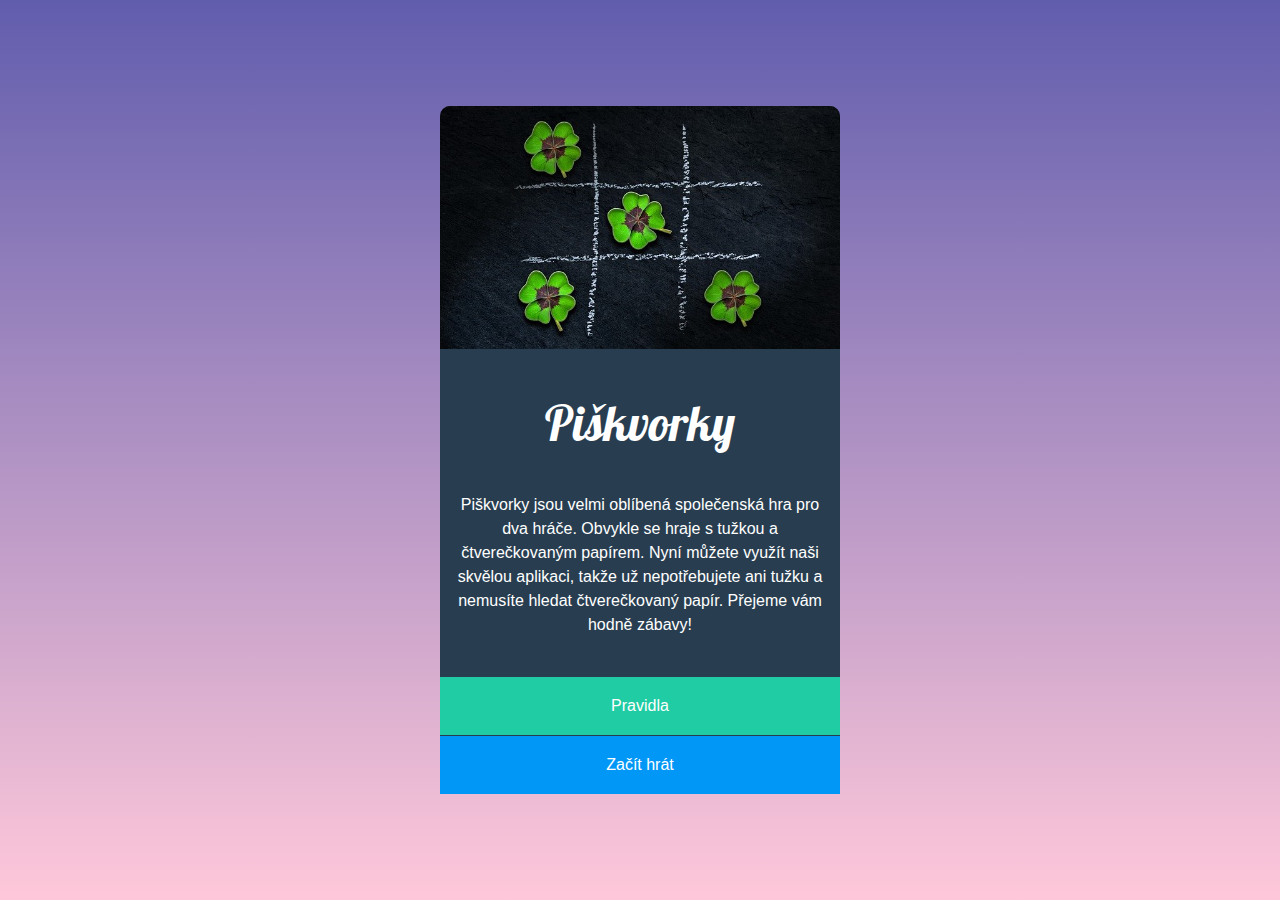
<file: index.html>
<!DOCTYPE html>
<html lang="en">
  <head>
    <meta charset="UTF-8" />
    <meta name="viewport" content="width=device-width, initial-scale=1.0" />
    <title>Piškvorky</title></title>
    <link rel="stylesheet" href="styly.css" />
    <link href="https://fonts.googleapis.com/css2?family=Lobster&display=swap" rel="stylesheet">
  </head>
  
  <body class = "indexbody">
   <div class="container">
      <img class="image" src="images/uvodni.jpg" alt="ctyrlistky_piskvorky" />

      <h1>Piškvorky</h1>
      <p class="text">

        Piškvorky jsou velmi oblíbená společenská hra pro dva hráče. Obvykle se
        hraje s tužkou a čtverečkovaným papírem. Nyní můžete využít naši skvělou
        aplikaci, takže už nepotřebujete ani tužku a nemusíte hledat
        čtverečkovaný papír. Přejeme vám hodně zábavy!
      </p>
      
      <a class="button rules" href="pravidla.html">Pravidla</a>
      <a class="button start" href="hra.html">Začít hrát</a>

   </div>
  </body>
</html>
</file>
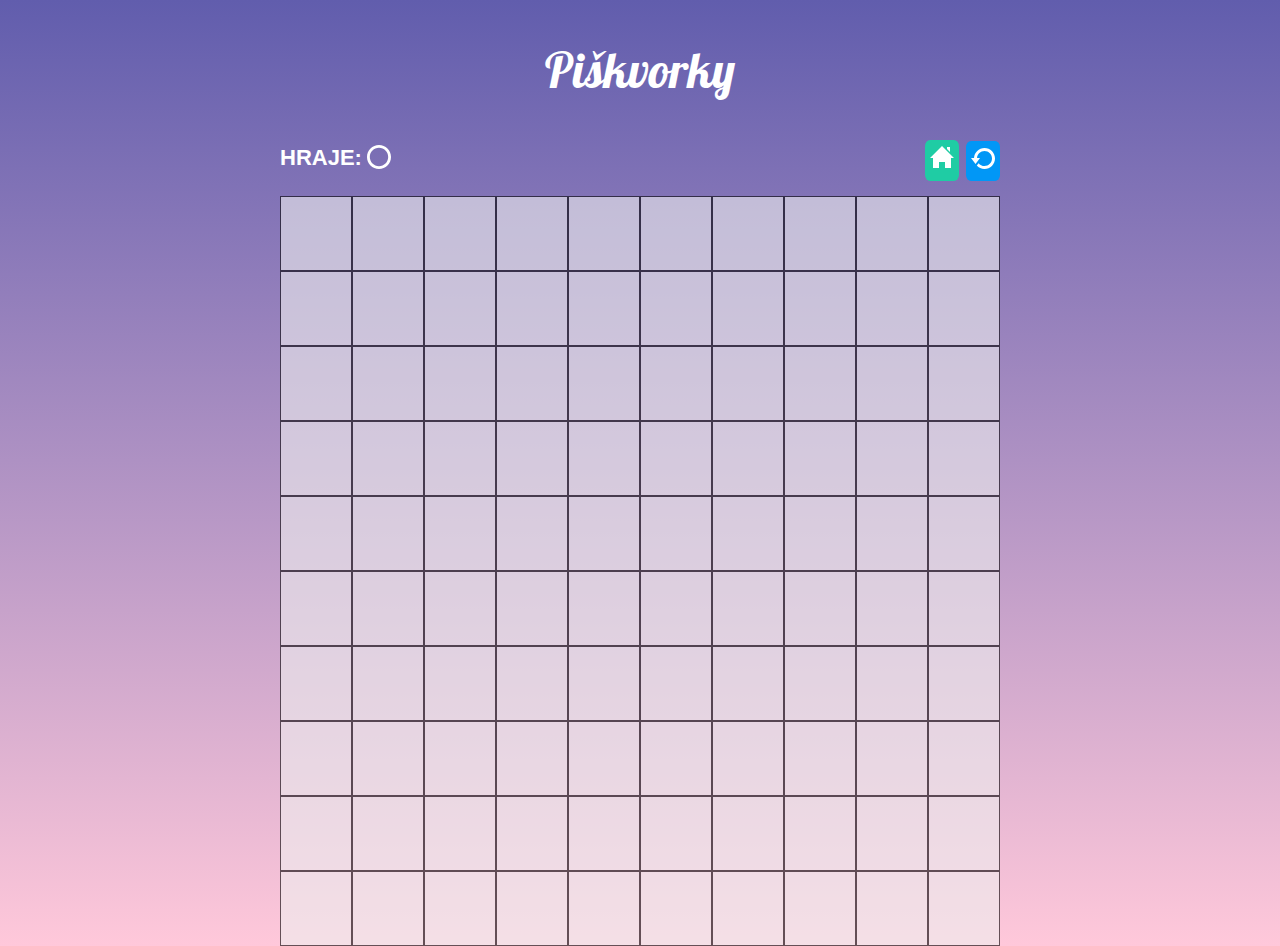
<file: hra.html>
<!DOCTYPE html>
<html lang="en">
  <head>
    <meta charset="UTF-8" />
    <meta name="viewport" content="width=device-width, initial-scale=1.0" />
    <title>Hra</title>
    <link rel="stylesheet" href="styly.css" />
    <link
      href="https://fonts.googleapis.com/css2?family=Lobster&display=swap"
      rel="stylesheet"
    />
  </head>
  <body class="indexbody play">
    <h1>Piškvorky</h1>

    <div class="nav">
      <div class="player">
        HRAJE:
        <div class="cssCircle"></div>
      </div>

      <div class="game-icons">
        <a href="index.html" class="home rules">
          <img src="images/home.svg" alt="domecek" />
        </a>

        <a href="hra.html" class="start restart">
          <img src="images/restart.svg" alt="restart" />
        </a>
      </div>
    </div>

    <div class="grid">
      <button class="square"></button>
      <button class="square"></button>
      <button class="square"></button>
      <button class="square"></button>
      <button class="square"></button>
      <button class="square"></button>
      <button class="square"></button>
      <button class="square"></button>
      <button class="square"></button>
      <button class="square"></button>
      <button class="square"></button>
      <button class="square"></button>
      <button class="square"></button>
      <button class="square"></button>
      <button class="square"></button>
      <button class="square"></button>
      <button class="square"></button>
      <button class="square"></button>
      <button class="square"></button>
      <button class="square"></button>
      <button class="square"></button>
      <button class="square"></button>
      <button class="square"></button>
      <button class="square"></button>
      <button class="square"></button>
      <button class="square"></button>
      <button class="square"></button>
      <button class="square"></button>
      <button class="square"></button>
      <button class="square"></button>
      <button class="square"></button>
      <button class="square"></button>
      <button class="square"></button>
      <button class="square"></button>
      <button class="square"></button>
      <button class="square"></button>
      <button class="square"></button>
      <button class="square"></button>
      <button class="square"></button>
      <button class="square"></button>
      <button class="square"></button>
      <button class="square"></button>
      <button class="square"></button>
      <button class="square"></button>
      <button class="square"></button>
      <button class="square"></button>
      <button class="square"></button>
      <button class="square"></button>
      <button class="square"></button>
      <button class="square"></button>
      <button class="square"></button>
      <button class="square"></button>
      <button class="square"></button>
      <button class="square"></button>
      <button class="square"></button>
      <button class="square"></button>
      <button class="square"></button>
      <button class="square"></button>
      <button class="square"></button>
      <button class="square"></button>
      <button class="square"></button>
      <button class="square"></button>
      <button class="square"></button>
      <button class="square"></button>
      <button class="square"></button>
      <button class="square"></button>
      <button class="square"></button>
      <button class="square"></button>
      <button class="square"></button>
      <button class="square"></button>
      <button class="square"></button>
      <button class="square"></button>
      <button class="square"></button>
      <button class="square"></button>
      <button class="square"></button>
      <button class="square"></button>
      <button class="square"></button>
      <button class="square"></button>
      <button class="square"></button>
      <button class="square"></button>
      <button class="square"></button>
      <button class="square"></button>
      <button class="square"></button>
      <button class="square"></button>
      <button class="square"></button>
      <button class="square"></button>
      <button class="square"></button>
      <button class="square"></button>
      <button class="square"></button>
      <button class="square"></button>
      <button class="square"></button>
      <button class="square"></button>
      <button class="square"></button>
      <button class="square"></button>
      <button class="square"></button>
      <button class="square"></button>
      <button class="square"></button>
      <button class="square"></button>
      <button class="square"></button>
      <button class="square"></button>
    </div>

    <script src="hrat.js"></script>
  </body>
</html>
</file>
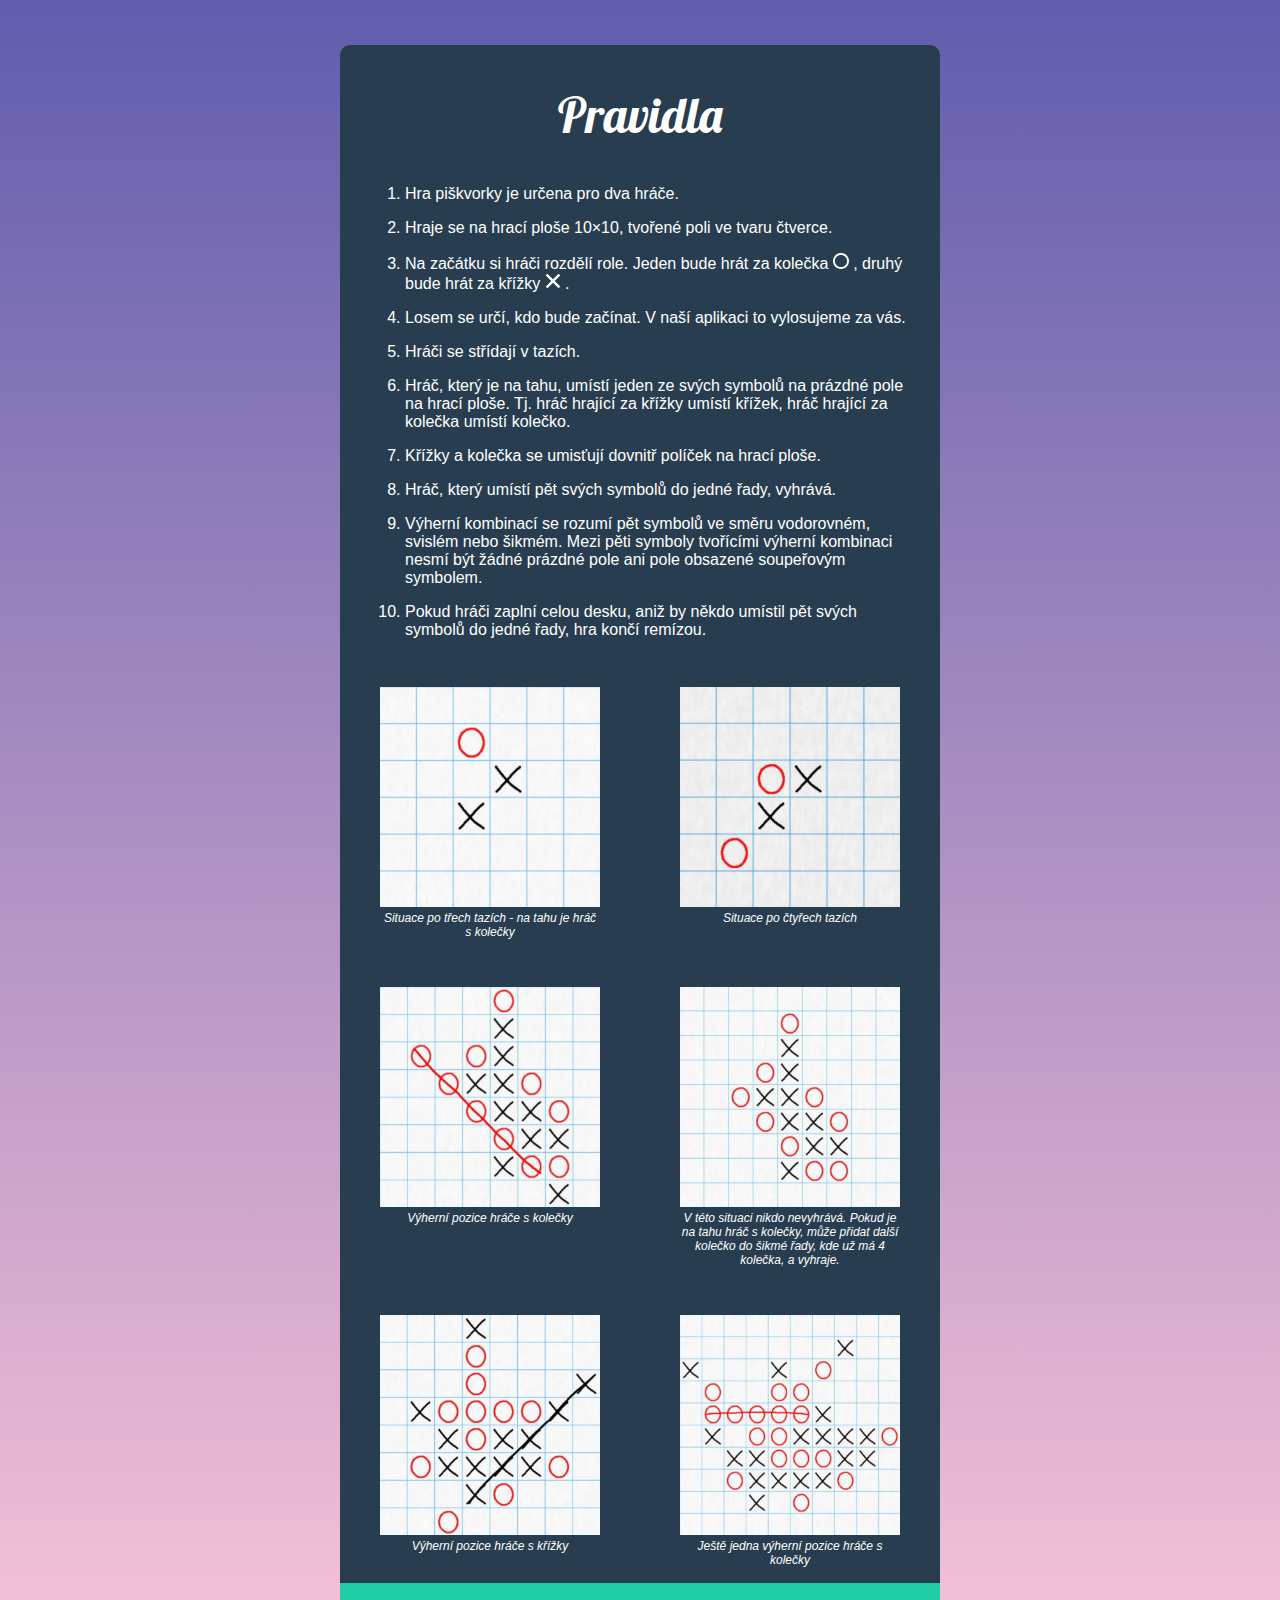
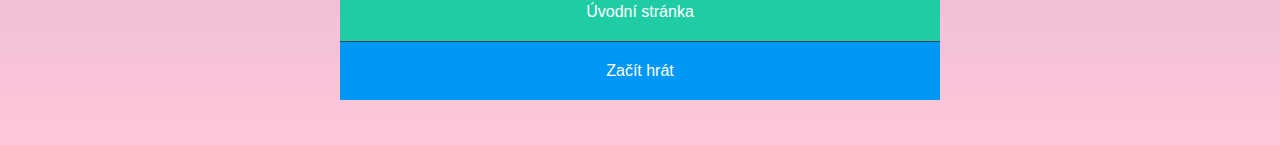
<file: pravidla.html>
<!DOCTYPE html>
<html lang="en">
<head>
  <meta charset="UTF-8">
  <meta name="viewport" content="width=device-width, initial-scale=1.0">
  <title>Pravidla</title>
  <link rel="stylesheet" href="styly.css" />
  <link href="https://fonts.googleapis.com/css2?family=Lobster&display=swap" rel="stylesheet">
</head>
<body class = "rulesDescription">
  <div class = "containerRules">
  <h1>Pravidla</h1>
  <div class = "rulesText">
    <ol>
      <li>
      Hra piškvorky je určena pro dva hráče.
      </li>
      <li>
      Hraje se na hrací ploše 10×10, tvořené poli ve tvaru čtverce.
      </li>
      <li>
      Na začátku si hráči rozdělí role. Jeden bude hrát za kolečka <img class = "ikon" src = "images/circle.svg" alt = "kolecko"> , druhý bude hrát za křížky <img class = "ikon" src = "images/cross.svg" alt = "krizek"> . 
      </li>
      <li>
      Losem se určí, kdo bude začínat. V&nbsp;naší aplikaci to vylosujeme za vás.
      </li>
      <li>
        Hráči se střídají v tazích.
      </li>
      <li>
        Hráč, který je na tahu, umístí jeden ze svých symbolů na prázdné pole na hrací ploše. Tj. hráč hrající za křížky umístí křížek, hráč hrající za kolečka umístí kolečko.
      </li>
      <li>
        Křížky a kolečka se umisťují dovnitř políček na hrací ploše.
      </li>
      <li>
        Hráč, který umístí pět svých symbolů do jedné řady, vyhrává.
      </li>
      <li>
        Výherní kombinací se rozumí pět symbolů ve směru vodorovném, svislém nebo šikmém. Mezi pěti symboly tvořícími výherní kombinaci nesmí být žádné prázdné pole ani pole obsazené soupeřovým symbolem.
      </li>
      <li>
        Pokud hráči zaplní celou desku, aniž by někdo umístil pět svých symbolů do jedné řady, hra končí remízou.
      </li>
    </ol>
  </div>
<div class = "examples">
  <div class="examplesDiv">
  <figure>
    <img class = rulesImages src = "images/instructions-01.jpg" alt = "instrukce situace1"/>
    <figcaption>
      Situace po třech tazích - na tahu je hráč s kolečky
    </figcaption>
  </figure>
</div>

  <div class="examplesDiv">
    <figure>
    <img class = rulesImages src = "images/instructions-02.jpg" alt = "instrukce situace2"/>
    <figcaption>
      Situace po čtyřech tazích
    </figcaption>
  </figure>
</div>

  <div class="examplesDiv">
    <figure>
    <img class = rulesImages src = "images/instructions-03.jpg" alt = "vyhra kolecka"/>
    <figcaption>
      Výherní pozice hráče s kolečky
    </figcaption>
  </figure>
</div>

  <div class="examplesDiv">
    <figure>
    <img class = rulesImages src = "images/instructions-04.jpg" alt = "nikdo nevyhrava"/>
    <figcaption>
      V této situaci nikdo nevyhrává. Pokud je na tahu hráč s kolečky, může přidat další kolečko do šikmé řady, kde už má 4 kolečka, a vyhraje.
    </figcaption>
  </figure>
</div>

  <div class="examplesDiv">
    <figure>
    <img class = rulesImages src = "images/instructions-05.jpg" alt = "vyhra krizky"/>
    <figcaption>
      Výherní pozice hráče s křížky
    </figcaption>
  </figure>
</div>

  <div class="examplesDiv">
    <figure>
    <img class = rulesImages src = "images/instructions-06.jpg" alt = "vyhra kolecka jinak"/>
    <figcaption>
      Ještě jedna výherní pozice hráče s kolečky
    </figcaption>
  </figure>
</div>
</div>

  <a class="button rules" href="index.html">Úvodní stránka</a>
      <a class="button start" href="hra.html">Začít hrát</a>
</div>
</body>
</html>
</file>
<file: styly.css>
/*@media screen and (max-width: 600px) {*/
.indexbody {
  display: flex;
  justify-content: center;
  align-items: center;
  font-family: Arial, Helvetica, sans-serif;
  background-image: linear-gradient(#615dad, #ffc8da);
  margin: auto;
  min-height: 100vh;
  background-repeat: no-repeat;
  flex-direction: column;
  max-width: 80vmin;
  color: white;
}

.image {
  width: 100%;
  border-radius: 10px 10px 0 0;
  height: auto;
}

.container {
  background-color: #283e50;
  width: 400px;
  border-radius: 10px 10px 0 0;
}

h1 {
  font-size: 48px;
  text-align: center;
  font-family: 'Lobster', cursive;
  margin: 40px 40px;
  font-weight: 400;
}

.text {
  padding: 0 10px;
  margin-bottom: 40px;
  margin-top: 40px;
  line-height: 1.5;
  color: white;
  text-align: center;
}

.button {
  color: white;
  text-align: center;
  text-decoration: none;
  width: 100%;
  padding: 20px 0;
  display: inline-block;
  height: auto;
}

.rules {
  background-color: #1fcca4;
}

.rules:hover,
.rules:focus {
  background-color: #1cbb96;
}

.start {
  background-color: #0197f6;
  margin-top: 1px;
}

.start:hover,
.start:focus {
  background-color: #0090e9;
}

/*pravidla*/
.rulesDescription {
  display: flex;
  justify-content: center;
  align-items: center;
  font-family: Arial, Helvetica, sans-serif;
  background-image: linear-gradient(#615dad, #ffc8da);
  margin: auto;
  color: white;
  max-width: 80vmin;
  background-repeat: no-repeat;
  min-height: 100vh;
}

.containerRules {
  background-color: #283e50;
  max-width: 300px;
  border-radius: 10px 10px 0 0;
  justify-content: center;
  margin-top: 5vh;
  margin-bottom: 5vh;
}

.rulesImages {
  width: 100%;
}

figcaption {
  font-style: italic;
  font-size: 12px;
}

figure {
  text-align: center;
  padding-top: 1em;
}

.ikon {
  filter: invert(100%);
  width: 1em;
  height: 1em;
}

ol {
  padding-right: 5px;
}

li {
  margin-top: 1em;
}

/*hra*/

.grid {
  display: flex;
  flex-wrap: wrap;
}

.square {
  flex-basis: 10%;
  padding-top: 10%;
  opacity: 0.6;
  border: solid 1px black;
}

.square:hover,
.square:focus {
  filter: brightness(150%);
}
.square:disabled {
  background-color: white;
}

.nav {
  font-size: 22px;
  font-weight: bold;
  margin-bottom: 15px;
  display: flex;
  justify-content: space-between;
  min-width: 100%;
}

.home {
  text-decoration: none;
  margin-right: 7px;
  padding: 5px;
  border-radius: 15%;
}

.restart {
  padding: 5px;
  border-radius: 15%;
}

.game-icons {
  display: flex;
  justify-content: center;
}

.player {
  display: flex;
  margin-top: 5px;
}

.cssCircle {
  height: 30px;
  width: 30px;
  background-image: url('images/circle.svg');
  background-repeat: no-repeat;
  margin-left: 5px;
  filter: invert(100%);
}

.cssCross {
  height: 30px;
  width: 30px;
  background-image: url('images/cross.svg');
  background-repeat: no-repeat;
  margin-left: 5px;
  filter: invert(100%);
}

.play {
  align-items: initial;
}

.O {
  background-image: url('images/circle.svg');
  background-size: 70%;
  background-repeat: no-repeat;
  background-position: 50%, 50%;
  -webkit-animation: zoomin 0.15s linear;
  animation: zoomin 0.15s linear;
  animation-fill-mode: forwards;
}
@-webkit-keyframes zoomin {
  0% {
    background-size: 0%;
  }
  100% {
    background-size: 70%;
  }
}

.X {
  background-image: url('images/cross.svg');
  background-size: 70%;
  background-repeat: no-repeat;
  background-position: 50%, 50%;
  -webkit-animation: zoomin 0.15s linear;
  animation: zoomin 0.15s linear;
  animation-fill-mode: forwards;
}
@-webkit-keyframes zoomin {
  0% {
    background-size: 0%;
  }
  100% {
    background-size: 70%;
  }
}

/*široká obrazovka*/
@media screen and (min-width: 600px) {
  /*pravidla*/

  .containerRules {
    max-width: 600px;
    background-repeat: no-repeat;
  }

  figurecaption {
    font-size: 13px;
  }

  .examples {
    display: flex;
    flex-wrap: wrap;
  }
  .examplesDiv {
    flex-basis: 50%;
  }

  ol {
    padding-right: 25px;
    margin-left: 25px;
  }
}
</file>
